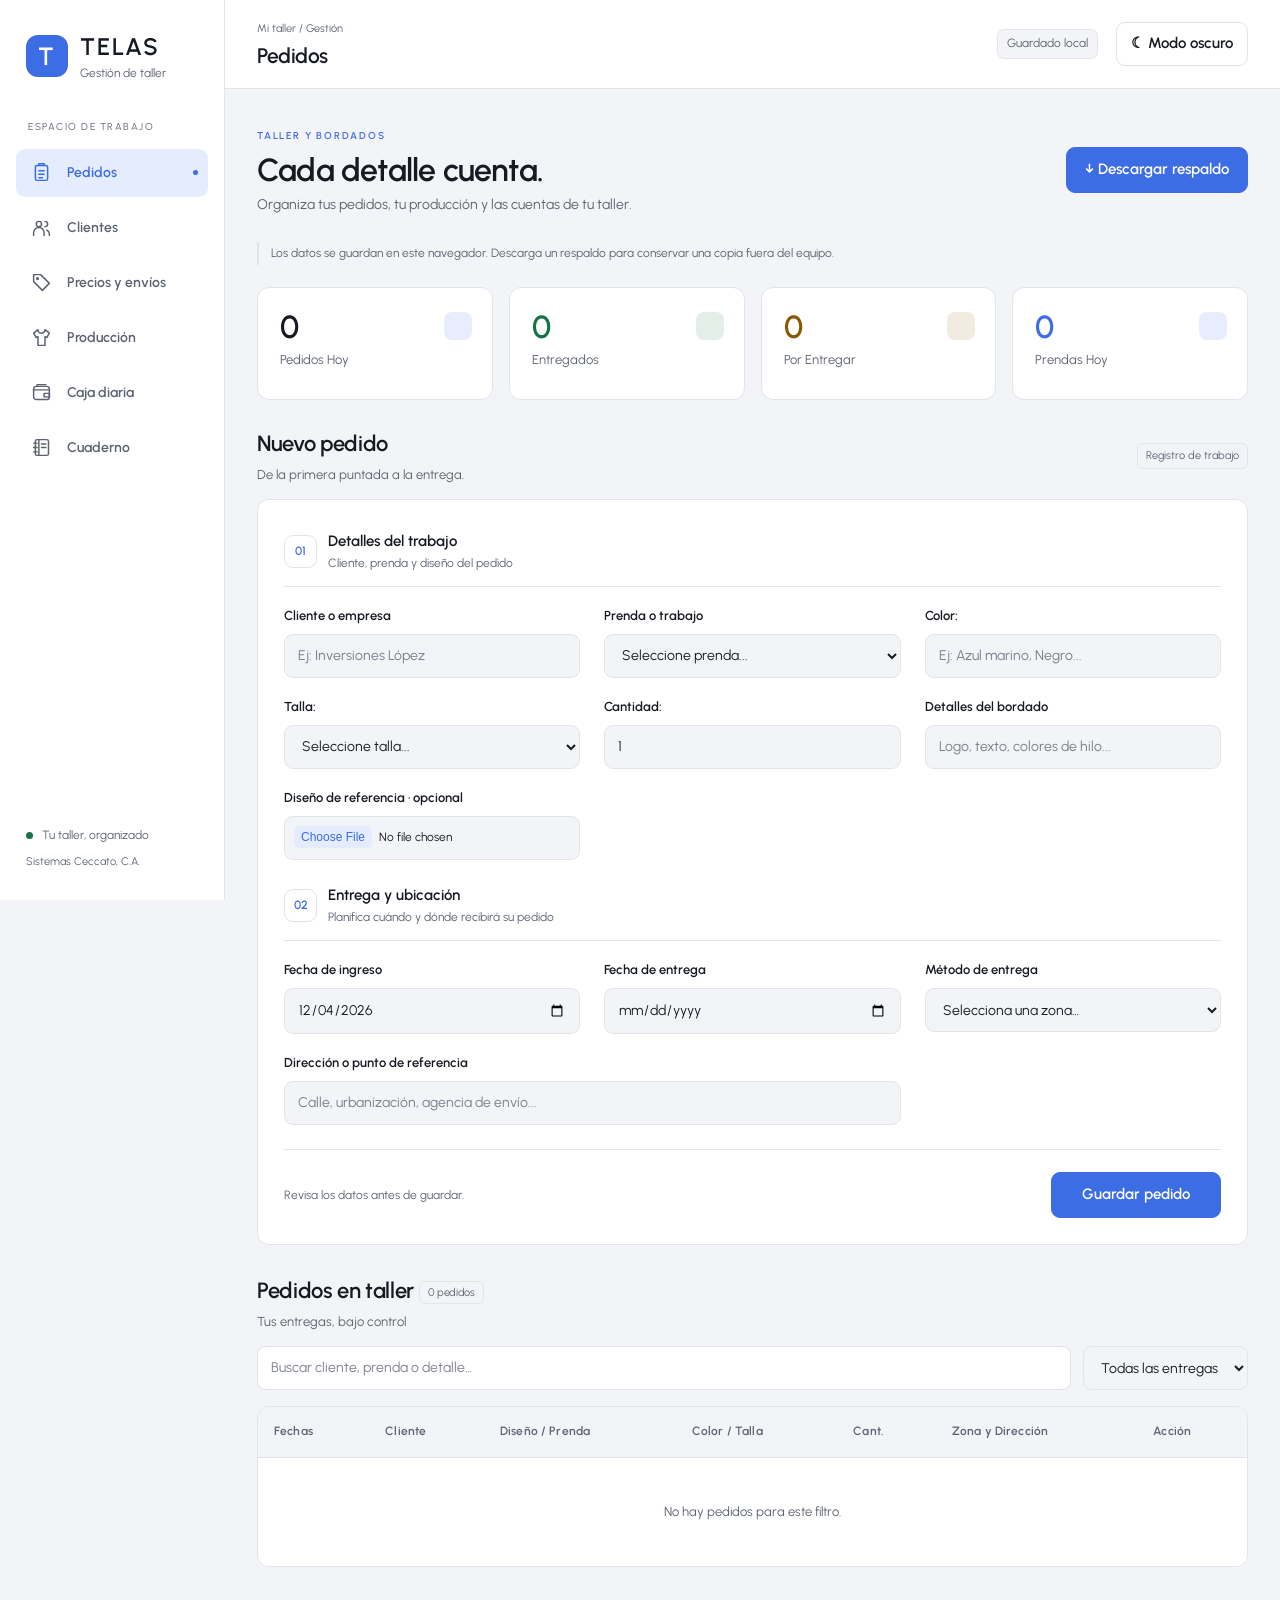
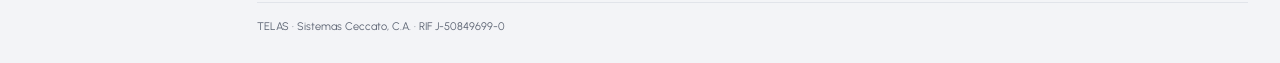
<file: index.html>
<!DOCTYPE html>
<html lang="es">
<head>
    <meta charset="UTF-8">
    <meta name="viewport" content="width=device-width, initial-scale=1.0">
    <title>TELAS · Gestión de taller</title>
    <link rel="stylesheet" href="style.css">
    <link rel="stylesheet" href="estilos/detalles.css">
</head>
<body><a class="saltar" href="#contenido">Ir al contenido</a>
    <div class="contenedor">
        <aside class="lateral">
            <a class="marca" href="index.html"><span class="isotipo">T</span><span>TELAS<small>Gestión de taller</small></span></a>
            <span class="etiqueta-menu">ESPACIO DE TRABAJO</span>
            <nav class="tabs" aria-label="Módulos">
                <button class="tab-btn active" data-titulo="Pedidos" onclick="cambiarTab('pedidos', this)"><span aria-hidden="true"><svg viewBox="0 0 24 24" fill="none" stroke="currentColor" stroke-width="1.7" stroke-linecap="round" stroke-linejoin="round"><rect x="5" y="4" width="14" height="17" rx="2"/><path d="M9 4V2h6v2M9 10h6M9 14h6M9 18h4"/></svg></span>Pedidos</button>
                <button class="tab-btn" data-titulo="Clientes" onclick="cambiarTab('clientes', this)"><span aria-hidden="true"><svg viewBox="0 0 24 24" fill="none" stroke="currentColor" stroke-width="1.7" stroke-linecap="round" stroke-linejoin="round"><circle cx="9" cy="8" r="3"/><path d="M3 21v-3a6 6 0 0 1 12 0v3M16 5a3 3 0 0 1 0 6M18 15a5 5 0 0 1 3 4v2"/></svg></span>Clientes</button>
                <button class="tab-btn" data-titulo="Precios y envíos" onclick="cambiarTab('precios', this)"><span aria-hidden="true"><svg viewBox="0 0 24 24" fill="none" stroke="currentColor" stroke-width="1.7" stroke-linecap="round" stroke-linejoin="round"><path d="M3 3h8l10 10-8 8L3 11Z"/><circle cx="7.5" cy="7.5" r="1"/></svg></span>Precios y envíos</button>
                <button class="tab-btn" data-titulo="Producción" onclick="cambiarTab('empleados', this)"><span aria-hidden="true"><svg viewBox="0 0 24 24" fill="none" stroke="currentColor" stroke-width="1.7" stroke-linecap="round" stroke-linejoin="round"><path d="m8 3-5 4 3 5 2-1v10h8V11l2 1 3-5-5-4a4 4 0 0 1-8 0Z"/></svg></span>Producción</button>
                <button class="tab-btn" data-titulo="Caja diaria" onclick="cambiarTab('caja', this)"><span aria-hidden="true"><svg viewBox="0 0 24 24" fill="none" stroke="currentColor" stroke-width="1.7" stroke-linecap="round" stroke-linejoin="round"><rect x="3" y="5" width="18" height="15" rx="3"/><path d="M3 9h18M15 13h6v4h-6zM7 5V3h10"/></svg></span>Caja diaria</button>
                <button class="tab-btn" data-titulo="Cuaderno" onclick="cambiarTab('notas', this)"><span aria-hidden="true"><svg viewBox="0 0 24 24" fill="none" stroke="currentColor" stroke-width="1.7" stroke-linecap="round" stroke-linejoin="round"><rect x="5" y="3" width="15" height="18" rx="2"/><path d="M9 3v18M3 7h4M3 12h4M3 17h4M12 8h5M12 12h5"/></svg></span>Cuaderno</button>
            </nav>
            <div class="pie-lateral"><span class="indicador"></span> Tu taller, organizado<small>Sistemas Ceccato, C.A.</small></div>
        </aside>
        <main id="contenido">
        <header class="barra-superior"><div><span class="ruta">Mi taller / Gestión</span><h1 id="titulo-pagina">Pedidos</h1></div><div class="herramientas"><span id="estado-db" class="badge-db">Abriendo almacenamiento…</span><button id="tema" onclick="alternarTema()">☾ Modo oscuro</button></div></header>
        <div class="contenido-interior">
        <div class="bienvenida"><div><span class="sobretitulo">TALLER Y BORDADOS</span><h2>Cada detalle cuenta.</h2><p>Organiza tus pedidos, tu producción y las cuentas de tu taller.</p></div><button class="btn-principal" id="exportar" onclick="exportarBaseDatos()">↓ Descargar respaldo</button></div>
        <div class="nota-local">Los datos se guardan en este navegador. Descarga un respaldo para conservar una copia fuera del equipo.</div>
        <div id="aviso" class="aviso" role="status" aria-live="polite" hidden></div>
        <header class="header-app">
            <!-- MINI PANEL DE ESTADÍSTICAS -->
            <div class="mini-stats">
                <div class="stat-box">
                    <span class="stat-num" id="stat-hoy">0</span>
                    <span class="stat-label">Pedidos Hoy</span>
                </div>
                <div class="stat-box stat-verde">
                    <span class="stat-num" id="stat-entregados">0</span>
                    <span class="stat-label">Entregados</span>
                </div>
                <div class="stat-box stat-naranja">
                    <span class="stat-num" id="stat-pendientes">0</span>
                    <span class="stat-label">Por Entregar</span>
                </div>
                <div class="stat-box stat-azul">
                    <span class="stat-num" id="stat-prendas-hoy">0</span>
                    <span class="stat-label">Prendas Hoy</span>
                </div>
            </div>
        </header>

        <!-- ================= SECCIÓN 1: AGENDA DE PEDIDOS ================= -->
        <section id="sec-pedidos" class="seccion activa">
            <div class="encabezado-seccion"><div><h2 id="titulo-formulario">Nuevo pedido</h2><p>De la primera puntada a la entrega.</p></div><span class="etiqueta">Registro de trabajo</span></div><form id="form-agenda"><div class="separador-formulario"><span>01</span><div>Detalles del trabajo<small>Cliente, prenda y diseño del pedido</small></div></div>
                <div class="grupo-input">
                    <label>Cliente o empresa</label>
                    <input type="text" id="cliente" list="sugerencias-clientes" placeholder="Ej: Inversiones López" required>
                    <datalist id="sugerencias-clientes"></datalist>
                </div>

                <div class="grupo-input">
                    <label>Prenda o trabajo</label>
                    <select id="prenda" required>
                        <option value="" disabled selected>Seleccione prenda...</option>
                        <option value="Franela">Franela</option>
                        <option value="Suéter">Suéter</option>
                        <option value="Sudaderas">Sudaderas</option>
                        <option value="Monos">Monos</option>
                        <option value="Bordado/Emblema">Bordado / Emblema</option>
                        <option value="Otro">Otro</option>
                    </select>
                </div>

                <div class="grupo-input">
                    <label>Color:</label>
                    <input type="text" id="color" placeholder="Ej: Azul marino, Negro..." required>
                </div>

                <div class="grupo-input">
                    <label>Talla:</label>
                    <select id="talla" required>
                        <option value="" disabled selected>Seleccione talla...</option>
                        <option value="4 al 16 (Niños)">4 al 16 (Niños)</option>
                        <option value="S">S</option>
                        <option value="M">M</option>
                        <option value="L">L</option>
                        <option value="XL">XL</option>
                        <option value="XXL">XXL</option>
                        <option value="Única">Única / No aplica</option>
                    </select>
                </div>

                <div class="grupo-input">
                    <label>Cantidad:</label>
                    <input type="number" id="cantidad" min="1" value="1" required>
                </div>

                <div class="grupo-input">
                    <label>Detalles del bordado</label>
                    <input type="text" id="detalles" placeholder="Logo, texto, colores de hilo..." required>
                </div>

                <div class="grupo-input">
                    <label>Diseño de referencia · opcional</label>
                    <input type="file" id="imagen" accept="image/png,image/jpeg,image/webp,image/gif">
                </div>

                <div class="separador-formulario"><span>02</span><div>Entrega y ubicación<small>Planifica cuándo y dónde recibirá su pedido</small></div></div>
                <div class="grupo-input">
                    <label>Fecha de ingreso</label>
                    <input type="date" id="fechaIngreso" required>
                </div>

                <div class="grupo-input">
                    <label>Fecha de entrega</label>
                    <input type="date" id="fechaEntrega" required>
                </div>

                <div class="grupo-input">
                    <label>Método de entrega</label>
                    <select id="zonaEnvio" required></select>
                </div>

                <div class="grupo-input span-2">
                    <label>Dirección o punto de referencia</label>
                    <input type="text" id="ubicacion" placeholder="Calle, urbanización, agencia de envío..." required>
                </div>

                <div class="pie-formulario span-3"><span>Revisa los datos antes de guardar.</span><button type="button" id="cancelar-pedido" onclick="cancelarPedido()" hidden>Cancelar edición</button><button type="submit" id="guardar-pedido" class="btn-principal">Guardar pedido</button></div>
            </form>

            <div class="encabezado-seccion"><div><h2>Pedidos en taller <span id="conteo-pedidos" class="etiqueta"></span></h2><p id="resumen-entregas">Tus entregas, bajo control</p></div></div>
            <div class="filtros"><input id="buscar-pedidos" type="search" aria-label="Buscar pedidos" placeholder="Buscar cliente, prenda o detalle…" oninput="Vista.pedidos()"><select id="filtro-entrega" aria-label="Filtrar por entrega" onchange="Vista.pedidos()"><option value="todos">Todas las entregas</option><option value="hoy">Para hoy</option><option value="atrasados">Atrasados</option></select></div>
            <div class="table-container">
                <table>
                    <thead>
                        <tr>
                            <th>Fechas</th>
                            <th>Cliente</th>
                            <th>Diseño / Prenda</th>
                            <th>Color / Talla</th>
                            <th>Cant.</th>
                            <th>Zona y Dirección</th>
                            <th>Acción</th>
                        </tr>
                    </thead>
                    <tbody id="lista-agenda"></tbody>
                </table>
            </div>
        </section>

        <!-- ================= SECCIÓN 2: BASE DE DATOS DE CLIENTES ================= -->
        <section id="sec-clientes" class="seccion">
            <div class="caja-precio">
                <div>
                    <div>
                        <h2>Historial de clientes</h2>
                        <p>Todos los pedidos quedan guardados automáticamente bajo el nombre de cada cliente.</p>
                    </div>
                    <div>
                        <button class="btn-principal" onclick="exportarBaseDatos()">Descargar respaldo</button>
                        <label class="btn-principal">
                            Importar respaldo
                            <input type="file" id="importar-db" accept=".json" onchange="importarBaseDatos(event)">
                        </label>
                    </div>
                </div>

                <!-- Buscador por cliente -->
                <div>
                    <input type="text" id="buscador-cliente" placeholder="🔍 Escribe el nombre del cliente para filtrar sus pedidos..." oninput="renderizarBaseDatosClientes()">
                    <select id="filtro-estado-db" onchange="renderizarBaseDatosClientes()">
                        <option value="TODOS">Todos los estados</option>
                        <option value="PENDIENTE">Solo Pendientes</option>
                        <option value="ENTREGADO">Solo Entregados</option>
                    </select>
                </div>

                <div class="table-container">
                    <table>
                        <thead>
                            <tr>
                                <th>Cliente</th>
                                <th>Estado</th>
                                <th>Fecha Ingreso / Entrega</th>
                                <th>Prenda y Diseño</th>
                                <th>Color / Talla</th>
                                <th>Cant.</th>
                                <th>Ubicación / Envío</th><th>Acciones</th>
                            </tr>
                        </thead>
                        <tbody id="tabla-bd-clientes"></tbody>
                    </table>
                </div>
            </div>
        </section>

        <!-- ================= SECCIÓN 3: PRECIOS Y ENVÍOS ================= -->
        <section id="sec-precios" class="seccion">
            <div class="grid-precios">
                <div class="caja-precio">
                    <h2>Precios por Prenda y Talla</h2>
                    <form id="form-precios" class="form-mini">
                        <input type="text" id="p-prenda" placeholder="Prenda (Franela, Mono...)" required>
                        <input type="text" id="p-talla" placeholder="Talla (S-L, XL...)" required>
                        <input type="number" step="0.01" id="p-detal" placeholder="Precio Detal ($)" required>
                        <input type="number" step="0.01" id="p-mayor" placeholder="Precio Mayor ($)" required>
                        <button type="submit" class="btn-principal">Agregar Tarifa</button>
                    </form>
                    <table>
                        <thead>
                            <tr>
                                <th>Prenda</th>
                                <th>Talla</th>
                                <th>Detal ($)</th>
                                <th>Mayor ($)</th>
                                <th>Acciones</th>
                            </tr>
                        </thead>
                        <tbody id="tabla-precios"></tbody>
                    </table>
                </div>

                <div class="caja-precio">
                    <h2>Tarifas de Delivery y Envíos</h2>
                    <form id="form-envios" class="form-mini">
                        <input type="text" id="e-zona" placeholder="Zona / Agencia (Centro, MRW...)" required>
                        <input type="number" step="0.01" id="e-costo" placeholder="Costo ($)" required>
                        <button type="submit" class="btn-principal">Agregar Zona</button>
                    </form>
                    <table>
                        <thead>
                            <tr>
                                <th>Zona / Método</th>
                                <th>Costo ($)</th>
                                <th>Acciones</th>
                            </tr>
                        </thead>
                        <tbody id="tabla-envios"></tbody>
                    </table>
                </div>
            </div>
        </section>

        <!-- ================= SECCIÓN 4: EMPLEADOS Y COMISIONES ================= -->
        <section id="sec-empleados" class="seccion">
            <div class="caja-precio">
                <h2>Control de Producción y Comisiones de Empleados</h2>
                <form id="form-empleado-prod" class="form-mini">
                    <input type="date" id="emp-fecha" required>
                    <input type="text" id="emp-nombre" placeholder="Nombre del Empleado" required>
                    <select id="emp-prenda" required>
                        <option value="" disabled selected>Prenda...</option>
                        <option value="Franela">Franela</option>
                        <option value="Suéter">Suéter</option>
                        <option value="Sudaderas">Sudadera</option>
                        <option value="Monos">Mono</option>
                        <option value="Bordado/Emblema">Bordado / Emblema</option>
                    </select>
                    <input type="number" id="emp-cantidad" min="1" placeholder="Cant. hechas" required>
                    <input type="number" step="0.01" id="emp-comision" placeholder="Comisión unit. ($)" required>
                    <button type="submit" class="btn-principal">Registrar</button>
                </form>

                <table>
                    <thead>
                        <tr>
                            <th>Fecha</th>
                            <th>Empleado</th>
                            <th>Prenda</th>
                            <th>Cant. Hechas</th>
                            <th>Comisión Unit. ($)</th>
                            <th>Total a Pagar ($)</th>
                            <th>Acciones</th>
                        </tr>
                    </thead>
                    <tbody id="tabla-empleados"></tbody>
                </table>
            </div>
        </section>

        <!-- ================= SECCIÓN 5: CAJA E INGRESOS DIARIOS ================= -->
        <section id="sec-caja" class="seccion">
            <div class="caja-precio">
                <h2>Control de Ingresos de Dinero Diario (Caja)</h2>
                <form id="form-caja" class="form-mini">
                    <input type="date" id="caja-fecha" required>
                    <input type="text" id="caja-concepto" placeholder="Concepto (Venta, Anticipo...)" required>
                    <input type="number" step="0.01" id="caja-monto" placeholder="Monto ($)" required>
                    <button type="submit" class="btn-principal">Añadir Ingreso</button>
                </form>

                <div class="filtros"><label for="filtro-caja">Consultar fecha</label><input type="date" id="filtro-caja" onchange="Vista.caja()"><button onclick="document.getElementById('filtro-caja').value='';Vista.caja()">Ver todas</button></div><div class="resumen-caja">
                    <span id="periodo-caja">Ingresos del día</span> <span id="total-caja-txt">$0.00</span>
                </div>

                <table>
                    <thead>
                        <tr>
                            <th>Fecha</th>
                            <th>Concepto / Descripción</th>
                            <th>Monto ($)</th>
                            <th>Acciones</th>
                        </tr>
                    </thead>
                    <tbody id="tabla-caja"></tbody>
                </table>
            </div>
        </section>

        <!-- ================= SECCIÓN 6: CUADERNO DE NOTAS LIBRES ================= -->
        <section id="sec-notas" class="seccion">
            <div class="caja-precio">
                <h2>Cuaderno del taller</h2>
                <form id="form-nota">
                    <div>
                        <input type="text" id="nota-titulo" placeholder="Título de la nota" required>
                        <input type="date" id="nota-fecha" required>
                    </div>
                    <textarea id="nota-contenido" placeholder="Escribe aquí libremente lo que quieras..." rows="4" required></textarea>
                    <button type="submit" class="btn-principal">Guardar nota</button>
                </form>

                <div id="cuadricula-notas" class="grid-cuaderno"></div>
            </div>
        </section>
        <footer class="pie-app">TELAS · Sistemas Ceccato, C.A. · RIF J-50849699-0</footer></div></main>
    </div>

    <!-- Visor de imagen en pantalla completa -->
    <dialog id="visor-modal" class="modal" aria-label="Diseño del pedido">
        <button class="cerrar-modal" onclick="cerrarVisor()" aria-label="Cerrar imagen">×</button>
        <img class="modal-contenido" id="imagen-ampliada" alt="Diseño del pedido">
        <div id="texto-modal"></div>
    </dialog>

    <script src="js/dominio.js"></script>
    <script src="js/base-datos.js"></script>
    <script src="js/vista.js"></script>
    <script src="app.js"></script>
</body>
</html>
</file>
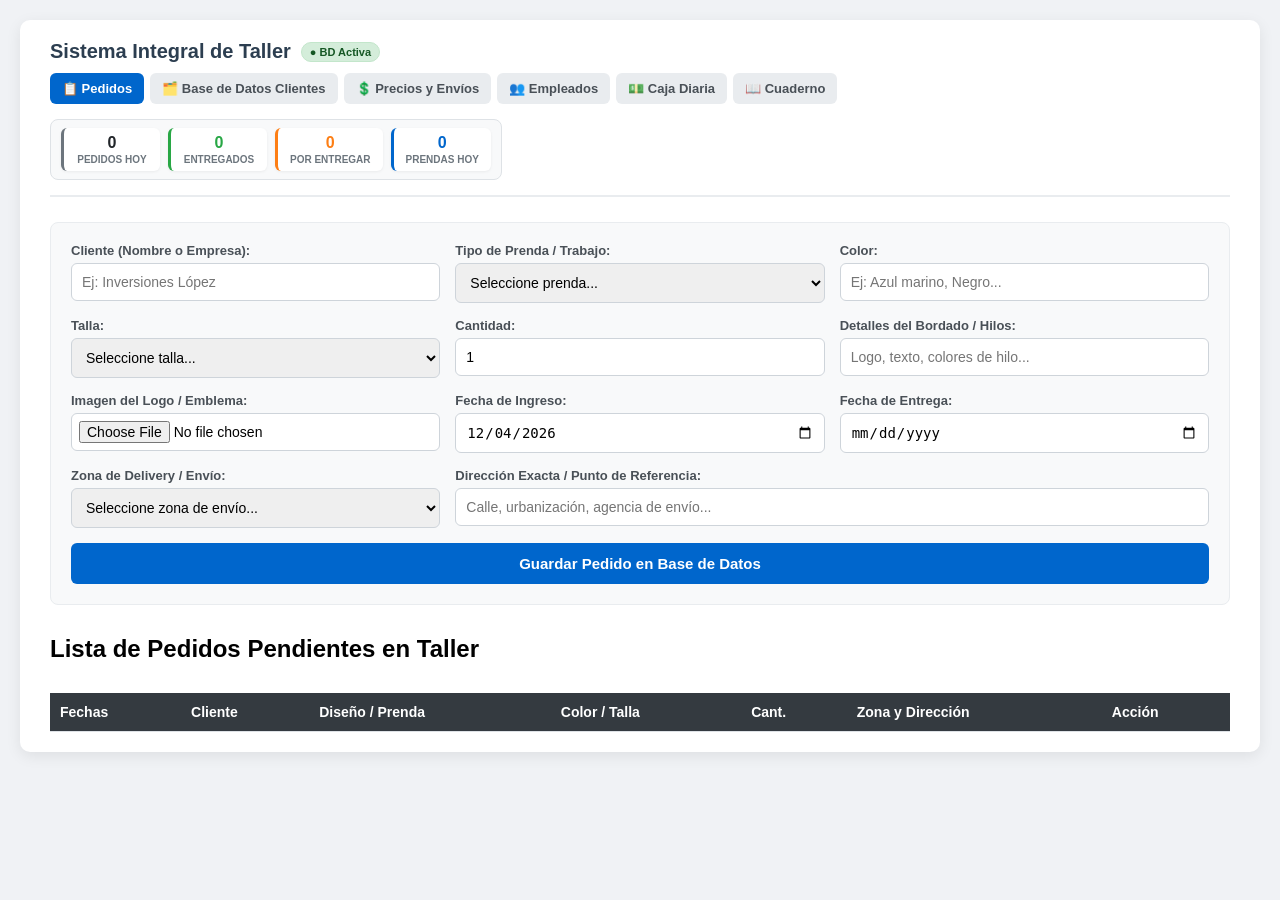
<file: respaldo_original/index.html>
<!DOCTYPE html>
<html lang="es">
<head>
    <meta charset="UTF-8">
    <meta name="viewport" content="width=device-width, initial-scale=1.0">
    <title>Sistema de Control con Base de Datos - Taller y Bordados</title>
    <link rel="stylesheet" href="style.css">
</head>
<body>
    <div class="contenedor">
        <header class="header-app">
            <div>
                <h1>Sistema Integral de Taller <span class="badge-db">● BD Activa</span></h1>
                <nav class="tabs" style="margin-top: 10px;">
                    <button class="tab-btn active" onclick="cambiarTab('pedidos', this)">📋 Pedidos</button>
                    <button class="tab-btn" onclick="cambiarTab('clientes', this)">🗂️ Base de Datos Clientes</button>
                    <button class="tab-btn" onclick="cambiarTab('precios', this)">💲 Precios y Envíos</button>
                    <button class="tab-btn" onclick="cambiarTab('empleados', this)">👥 Empleados</button>
                    <button class="tab-btn" onclick="cambiarTab('caja', this)">💵 Caja Diaria</button>
                    <button class="tab-btn" onclick="cambiarTab('notas', this)">📖 Cuaderno</button>
                </nav>
            </div>

            <!-- MINI PANEL DE ESTADÍSTICAS -->
            <div class="mini-stats">
                <div class="stat-box">
                    <span class="stat-num" id="stat-hoy">0</span>
                    <span class="stat-label">Pedidos Hoy</span>
                </div>
                <div class="stat-box stat-verde">
                    <span class="stat-num" id="stat-entregados">0</span>
                    <span class="stat-label">Entregados</span>
                </div>
                <div class="stat-box stat-naranja">
                    <span class="stat-num" id="stat-pendientes">0</span>
                    <span class="stat-label">Por Entregar</span>
                </div>
                <div class="stat-box stat-azul">
                    <span class="stat-num" id="stat-prendas-hoy">0</span>
                    <span class="stat-label">Prendas Hoy</span>
                </div>
            </div>
        </header>

        <!-- ================= SECCIÓN 1: AGENDA DE PEDIDOS ================= -->
        <section id="sec-pedidos" class="seccion activa">
            <form id="form-agenda">
                <div class="grupo-input">
                    <label>Cliente (Nombre o Empresa):</label>
                    <input type="text" id="cliente" list="sugerencias-clientes" placeholder="Ej: Inversiones López" required>
                    <datalist id="sugerencias-clientes"></datalist>
                </div>

                <div class="grupo-input">
                    <label>Tipo de Prenda / Trabajo:</label>
                    <select id="prenda" required>
                        <option value="" disabled selected>Seleccione prenda...</option>
                        <option value="Franela">Franela</option>
                        <option value="Suéter">Suéter</option>
                        <option value="Sudaderas">Sudaderas</option>
                        <option value="Monos">Monos</option>
                        <option value="Bordado/Emblema">Bordado / Emblema</option>
                        <option value="Otro">Otro</option>
                    </select>
                </div>

                <div class="grupo-input">
                    <label>Color:</label>
                    <input type="text" id="color" placeholder="Ej: Azul marino, Negro..." required>
                </div>

                <div class="grupo-input">
                    <label>Talla:</label>
                    <select id="talla" required>
                        <option value="" disabled selected>Seleccione talla...</option>
                        <option value="4 al 16 (Niños)">4 al 16 (Niños)</option>
                        <option value="S">S</option>
                        <option value="M">M</option>
                        <option value="L">L</option>
                        <option value="XL">XL</option>
                        <option value="XXL">XXL</option>
                        <option value="Única">Única / No aplica</option>
                    </select>
                </div>

                <div class="grupo-input">
                    <label>Cantidad:</label>
                    <input type="number" id="cantidad" min="1" value="1" required>
                </div>

                <div class="grupo-input">
                    <label>Detalles del Bordado / Hilos:</label>
                    <input type="text" id="detalles" placeholder="Logo, texto, colores de hilo..." required>
                </div>

                <div class="grupo-input">
                    <label>Imagen del Logo / Emblema:</label>
                    <input type="file" id="imagen" accept="image/*">
                </div>

                <div class="grupo-input">
                    <label>Fecha de Ingreso:</label>
                    <input type="date" id="fechaIngreso" required>
                </div>

                <div class="grupo-input">
                    <label>Fecha de Entrega:</label>
                    <input type="date" id="fechaEntrega" required>
                </div>

                <div class="grupo-input">
                    <label>Zona de Delivery / Envío:</label>
                    <select id="zonaEnvio" required></select>
                </div>

                <div class="grupo-input span-2">
                    <label>Dirección Exacta / Punto de Referencia:</label>
                    <input type="text" id="ubicacion" placeholder="Calle, urbanización, agencia de envío..." required>
                </div>

                <button type="submit" class="btn-principal span-3">Guardar Pedido en Base de Datos</button>
            </form>

            <h2>Lista de Pedidos Pendientes en Taller</h2>
            <div class="table-container">
                <table>
                    <thead>
                        <tr>
                            <th>Fechas</th>
                            <th>Cliente</th>
                            <th>Diseño / Prenda</th>
                            <th>Color / Talla</th>
                            <th>Cant.</th>
                            <th>Zona y Dirección</th>
                            <th>Acción</th>
                        </tr>
                    </thead>
                    <tbody id="lista-agenda"></tbody>
                </table>
            </div>
        </section>

        <!-- ================= SECCIÓN 2: BASE DE DATOS DE CLIENTES ================= -->
        <section id="sec-clientes" class="seccion">
            <div class="caja-precio">
                <div style="display: flex; justify-content: space-between; align-items: center; flex-wrap: wrap; gap: 10px; margin-bottom: 15px;">
                    <div>
                        <h2 style="text-align: left; margin-bottom: 4px;">🗂️ Historial Completo y Base de Datos por Cliente</h2>
                        <p style="font-size: 13px; color: #666; margin: 0;">Todos los pedidos quedan guardados automáticamente bajo el nombre de cada cliente.</p>
                    </div>
                    <div style="display: flex; gap: 8px;">
                        <button class="btn-principal" style="background-color: #28a745; padding: 8px 14px; font-size: 13px;" onclick="exportarBaseDatos()">💾 Descargar Respaldo (BD)</button>
                        <label class="btn-principal" style="background-color: #6c757d; padding: 8px 14px; font-size: 13px; cursor: pointer;">
                            📂 Cargar Respaldo
                            <input type="file" id="importar-db" accept=".json" style="display: none;" onchange="importarBaseDatos(event)">
                        </label>
                    </div>
                </div>

                <!-- Buscador por cliente -->
                <div style="display: flex; gap: 10px; margin-bottom: 20px;">
                    <input type="text" id="buscador-cliente" placeholder="🔍 Escribe el nombre del cliente para filtrar sus pedidos..." style="flex: 1; border: 2px solid #0066cc;" oninput="renderizarBaseDatosClientes()">
                    <select id="filtro-estado-db" onchange="renderizarBaseDatosClientes()">
                        <option value="TODOS">Todos los estados</option>
                        <option value="PENDIENTE">Solo Pendientes</option>
                        <option value="ENTREGADO">Solo Entregados</option>
                    </select>
                </div>

                <div class="table-container">
                    <table>
                        <thead>
                            <tr>
                                <th>Cliente</th>
                                <th>Estado</th>
                                <th>Fecha Ingreso / Entrega</th>
                                <th>Prenda y Diseño</th>
                                <th>Color / Talla</th>
                                <th>Cant.</th>
                                <th>Ubicación / Envío</th>
                            </tr>
                        </thead>
                        <tbody id="tabla-bd-clientes"></tbody>
                    </table>
                </div>
            </div>
        </section>

        <!-- ================= SECCIÓN 3: PRECIOS Y ENVÍOS ================= -->
        <section id="sec-precios" class="seccion">
            <div class="grid-precios">
                <div class="caja-precio">
                    <h2>Precios por Prenda y Talla</h2>
                    <form id="form-precios" class="form-mini">
                        <input type="text" id="p-prenda" placeholder="Prenda (Franela, Mono...)" required>
                        <input type="text" id="p-talla" placeholder="Talla (S-L, XL...)" required>
                        <input type="number" step="0.01" id="p-detal" placeholder="Precio Detal ($)" required>
                        <input type="number" step="0.01" id="p-mayor" placeholder="Precio Mayor ($)" required>
                        <button type="submit" class="btn-principal">Agregar Tarifa</button>
                    </form>
                    <table>
                        <thead>
                            <tr>
                                <th>Prenda</th>
                                <th>Talla</th>
                                <th>Detal ($)</th>
                                <th>Mayor ($)</th>
                                <th>Acciones</th>
                            </tr>
                        </thead>
                        <tbody id="tabla-precios"></tbody>
                    </table>
                </div>

                <div class="caja-precio">
                    <h2>Tarifas de Delivery y Envíos</h2>
                    <form id="form-envios" class="form-mini">
                        <input type="text" id="e-zona" placeholder="Zona / Agencia (Centro, MRW...)" required>
                        <input type="number" step="0.01" id="e-costo" placeholder="Costo ($)" required>
                        <button type="submit" class="btn-principal">Agregar Zona</button>
                    </form>
                    <table>
                        <thead>
                            <tr>
                                <th>Zona / Método</th>
                                <th>Costo ($)</th>
                                <th>Acciones</th>
                            </tr>
                        </thead>
                        <tbody id="tabla-envios"></tbody>
                    </table>
                </div>
            </div>
        </section>

        <!-- ================= SECCIÓN 4: EMPLEADOS Y COMISIONES ================= -->
        <section id="sec-empleados" class="seccion">
            <div class="caja-precio" style="max-width: 950px; margin: 0 auto;">
                <h2>Control de Producción y Comisiones de Empleados</h2>
                <form id="form-empleado-prod" class="form-mini" style="margin-bottom: 20px;">
                    <input type="date" id="emp-fecha" required>
                    <input type="text" id="emp-nombre" placeholder="Nombre del Empleado" required>
                    <select id="emp-prenda" required>
                        <option value="" disabled selected>Prenda...</option>
                        <option value="Franela">Franela</option>
                        <option value="Suéter">Suéter</option>
                        <option value="Sudaderas">Sudadera</option>
                        <option value="Monos">Mono</option>
                        <option value="Bordado/Emblema">Bordado / Emblema</option>
                    </select>
                    <input type="number" id="emp-cantidad" min="1" placeholder="Cant. hechas" required>
                    <input type="number" step="0.01" id="emp-comision" placeholder="Comisión unit. ($)" required>
                    <button type="submit" class="btn-principal">Registrar</button>
                </form>

                <table>
                    <thead>
                        <tr>
                            <th>Fecha</th>
                            <th>Empleado</th>
                            <th>Prenda</th>
                            <th>Cant. Hechas</th>
                            <th>Comisión Unit. ($)</th>
                            <th>Total a Pagar ($)</th>
                            <th>Acciones</th>
                        </tr>
                    </thead>
                    <tbody id="tabla-empleados"></tbody>
                </table>
            </div>
        </section>

        <!-- ================= SECCIÓN 5: CAJA E INGRESOS DIARIOS ================= -->
        <section id="sec-caja" class="seccion">
            <div class="caja-precio" style="max-width: 900px; margin: 0 auto;">
                <h2>Control de Ingresos de Dinero Diario (Caja)</h2>
                <form id="form-caja" class="form-mini" style="margin-bottom: 20px;">
                    <input type="date" id="caja-fecha" required>
                    <input type="text" id="caja-concepto" placeholder="Concepto (Venta, Anticipo...)" required>
                    <input type="number" step="0.01" id="caja-monto" placeholder="Monto ($)" required>
                    <button type="submit" class="btn-principal">Añadir Ingreso</button>
                </form>

                <div class="resumen-caja" style="background: #e2e8f0; padding: 12px; border-radius: 6px; margin-bottom: 15px; font-weight: bold; text-align: center; font-size: 16px; color: #2c3e50;">
                    Total Ingresado en Caja: <span id="total-caja-txt" style="color: #0066cc;">$0.00</span>
                </div>

                <table>
                    <thead>
                        <tr>
                            <th>Fecha</th>
                            <th>Concepto / Descripción</th>
                            <th>Monto ($)</th>
                            <th>Acciones</th>
                        </tr>
                    </thead>
                    <tbody id="tabla-caja"></tbody>
                </table>
            </div>
        </section>

        <!-- ================= SECCIÓN 6: CUADERNO DE NOTAS LIBRES ================= -->
        <section id="sec-notas" class="seccion">
            <div class="caja-precio" style="max-width: 1000px; margin: 0 auto;">
                <h2>📖 Cuaderno de Notas Libres</h2>
                <form id="form-nota" style="background: #fff; padding: 15px; border-radius: 6px; border: 1px solid #ccc; margin-bottom: 20px;">
                    <div style="display: flex; gap: 10px; margin-bottom: 10px;">
                        <input type="text" id="nota-titulo" placeholder="Título de la nota" style="flex: 2;" required>
                        <input type="date" id="nota-fecha" style="flex: 1;" required>
                    </div>
                    <textarea id="nota-contenido" placeholder="Escribe aquí libremente lo que quieras..." rows="4" style="width: 100%; padding: 10px; border: 1px solid #ced4da; border-radius: 6px; font-family: inherit; font-size: 14px; resize: vertical;" required></textarea>
                    <button type="submit" class="btn-principal" style="margin-top: 10px; width: 100%;">Guardar Nota en el Cuaderno</button>
                </form>

                <div id="cuadricula-notas" class="grid-cuaderno"></div>
            </div>
        </section>
    </div>

    <!-- Visor de imagen en pantalla completa -->
    <div id="visor-modal" class="modal" onclick="cerrarVisor()">
        <span class="cerrar-modal">&times;</span>
        <img class="modal-contenido" id="imagen-ampliada">
        <div id="texto-modal"></div>
    </div>

    <script src="app.js"></script>
</body>
</html>
</file>
<file: style.css>
@font-face {
    font-family:Urbanist;
    src:url('assets/fuentes/Urbanist-Regular.ttf') format('truetype');
    font-weight:400;
    font-display:swap
}

@font-face {
    font-family:Urbanist;
    src:url('assets/fuentes/Urbanist-SemiBold.ttf') format('truetype');
    font-weight:600 900;
    font-display:swap
}

:root {
    color-scheme:light;
    --lienzo:#f3f4f7;
    --panel:#fff;
    --texto:#161a22;
    --suave:#5b6372;
    --filo:#e1e4ea;
    --azul:#3d6de4;
    --seleccion:#e4ecfd;
    --campo:#f3f4f7;
    --verde:#167149;
    --rojo:#b52940;
    --ambar:#8b5700
}

:root[data-tema=oscuro] {
    color-scheme:dark;
    --lienzo:#121418;
    --panel:#1b1f26;
    --texto:#eceef3;
    --suave:#9aa2b1;
    --filo:#2b303a;
    --azul:#86a6f5;
    --seleccion:#24324f;
    --campo:#22262e;
    --verde:#7fdbad;
    --rojo:#ff9aae;
    --ambar:#efc172
}

* {
    box-sizing:border-box
}
body {
    margin:0;
    background:var(--lienzo);
    color:var(--texto);
    font:15px/1.45 Urbanist,'Segoe UI',sans-serif
}
button,input,select,textarea {
    font:inherit
}
button,a,input,select,textarea {
    touch-action:manipulation
}
button {
    cursor:pointer;
    border:1px solid var(--filo);
    background:var(--panel);
    color:var(--texto);
    padding:10px 14px;
    border-radius:9px;
    font-weight:600;
    min-height:40px
}
button:hover {
    border-color:var(--azul);
    background:var(--seleccion)
}
button:disabled {
    cursor:wait;
    opacity:.55
}
button:focus-visible,a:focus-visible,input:focus-visible,select:focus-visible,textarea:focus-visible {
    outline:2px solid var(--azul);
    outline-offset:3px
}
[hidden] {
    display:none!important
}
h1,h2,h3,p {
    margin-top:0
}
h2 {
    font-size:20px;
    letter-spacing:-.35px;
    margin-bottom:6px
}
h3 {
    font-size:18px
}
p {
    color:var(--suave)
}
small {
    display:block;
    font-size:12px;
    color:var(--suave)
}
.contenedor {
    min-height:100vh
}
.lateral {
    width:225px;
    position:fixed;
    inset:0 auto 0 0;
    background:var(--panel);
    border-right:1px solid var(--filo);
    padding:30px 16px;
    display:flex;
    flex-direction:column
}
.marca {
    display:flex;
    gap:12px;
    align-items:center;
    color:var(--texto);
    text-decoration:none;
    font-size:24px;
    font-weight:700;
    padding:0 10px 38px;
    letter-spacing:2px
}
.marca small {
    letter-spacing:0;
    font-size:12px;
    font-weight:400
}
.isotipo {
    display:grid;
    place-items:center;
    width:42px;
    height:42px;
    border-radius:12px;
    background:#3d6de4;
    color:white;
    font-size:25px
}
.etiqueta-menu {
    font-size:10px;
    letter-spacing:1.5px;
    color:var(--suave);
    padding:0 12px 14px
}
.tabs {
    display:flex;
    flex-direction:column;
    gap:7px
}
.tab-btn {
    border:0;
    background:transparent;
    display:flex;
    align-items:center;
    gap:14px;
    text-align:left;
    font-size:14px;
    color:var(--suave);
    padding:13px 15px
}
.tab-btn span {
    font-size:21px;
    width:22px;
    text-align:center
}
.tab-btn.active {
    background:var(--seleccion);
    color:var(--azul)
}
.pie-lateral {
    margin-top:auto;
    font-size:12px;
    padding:24px 10px 0;
    color:var(--suave)
}
.pie-lateral small {
    margin-top:10px;
    font-size:11px
}
.indicador {
    display:inline-block;
    background:var(--verde);
    width:7px;
    height:7px;
    border-radius:50%;
    margin-right:6px
}
main {
    margin-left:225px;
    min-width:0
}
.barra-superior {
    min-height:87px;
    padding:17px 32px;
    background:var(--panel);
    border-bottom:1px solid var(--filo);
    display:flex;
    align-items:center;
    justify-content:space-between;
    gap:12px
}
.ruta {
    font-size:11px;
    color:var(--suave)
}
h1 {
    font-size:21px;
    margin:2px 0 0;
    letter-spacing:-.5px
}
.herramientas {
    display:flex;
    align-items:center;
    gap:18px
}
.badge-db {
    font-size:12px;
    color:var(--suave)
}
.contenido-interior {
    max-width:1540px;
    margin:auto;
    padding:28px 32px
}
.bienvenida {
    display:flex;
    align-items:center;
    justify-content:space-between;
    gap:20px;
    margin-bottom:16px
}
.sobretitulo {
    font-size:10px;
    letter-spacing:1.8px;
    color:var(--azul);
    font-weight:600
}
.bienvenida h2 {
    font-size:29px;
    letter-spacing:-.8px;
    margin-top:5px
}
.bienvenida p {
    margin:0;
    font-size:14px
}
.nota-local {
    font-size:12px;
    color:var(--suave);
    margin-bottom:22px
}
.mini-stats {
    display:grid;
    grid-template-columns:repeat(4,1fr);
    gap:16px;
    margin:0 0 28px
}
.stat-box {
    border:1px solid var(--filo);
    border-radius:12px;
    background:var(--panel);
    padding:19px 22px;
    display:flex;
    flex-direction:column;
    gap:6px;
    position:relative
}
.stat-box:after {
    content:'';
    position:absolute;
    right:20px;
    top:24px;
    width:9px;
    height:9px;
    background:var(--azul);
    border-radius:3px
}
.stat-verde:after {
    background:var(--verde)
}
.stat-naranja:after {
    background:var(--ambar)
}
.stat-num {
    font-size:29px;
    font-weight:600;
    line-height:1.1;
    font-variant-numeric:tabular-nums
}
.stat-label {
    font-size:12px;
    color:var(--suave)
}
.seccion {
    display:none
}
.seccion.activa {
    display:block
}
.encabezado-seccion {
    display:flex;
    justify-content:space-between;
    align-items:center;
    margin:22px 0 14px;
    gap:12px
}
.encabezado-seccion p {
    font-size:13px;
    margin:0
}
.etiqueta {
    font-size:11px;
    color:var(--suave);
    border:1px solid var(--filo);
    border-radius:6px;
    padding:4px 8px;
    font-weight:400;
    vertical-align:middle
}
#form-agenda {
    display:grid;
    grid-template-columns:repeat(3,minmax(0,1fr));
    gap:19px 22px;
    padding:24px;
    background:var(--panel);
    border:1px solid var(--filo);
    border-radius:12px;
    margin-bottom:30px
}
.grupo-input,.campo-mini {
    display:flex;
    flex-direction:column;
    min-width:0;
    gap:7px
}
label {
    font-size:12px;
    font-weight:600;
    color:var(--suave)
}
input,select,textarea {
    width:100%;
    min-width:0;
    padding:11px 13px;
    border:1px solid transparent;
    border-radius:9px;
    background:var(--campo);
    color:var(--texto);
    font-size:14px
}
input::placeholder,textarea::placeholder {
    color:var(--suave);
    opacity:.8
}
input[type=file] {
    font-size:12px;
    padding:9px
}
input::file-selector-button {
    border:0;
    border-radius:5px;
    background:var(--seleccion);
    color:var(--azul);
    padding:4px 7px;
    margin-right:7px
}
textarea {
    resize:vertical
}
.span-2 {
    grid-column:span 2
}
.span-3 {
    grid-column:span 3
}
.pie-formulario {
    border-top:1px solid var(--filo);
    padding-top:18px;
    display:flex;
    gap:12px;
    justify-content:flex-end;
    align-items:center
}
.pie-formulario span {
    margin-right:auto;
    font-size:12px;
    color:var(--suave)
}
.btn-principal {
    background:#3d6de4;
    color:#fff;
    border:1px solid #3d6de4;
    display:inline-block;
    padding:11px 18px;
    border-radius:9px;
    font-weight:600;
    cursor:pointer
}
.btn-principal:hover {
    background:#2e56bc;
    color:white
}
.filtros {
    display:flex;
    gap:12px;
    align-items:center;
    flex-wrap:wrap;
    margin:14px 0
}
.filtros input[type=search] {
    flex:1;
    min-width:190px;
    background:var(--panel);
    border-color:var(--filo)
}
.filtros select,.filtros input[type=date] {
    width:auto
}
.table-container {
    overflow:auto;
    border:1px solid var(--filo);
    border-radius:12px;
    background:var(--panel)
}
table {
    width:100%;
    border-collapse:collapse;
    font-size:13px
}
th,td {
    padding:15px 14px;
    text-align:left;
    border-bottom:1px solid var(--filo);
    vertical-align:middle
}
th {
    color:var(--suave);
    background:var(--campo);
    font-weight:600;
    white-space:nowrap;
    font-size:11px
}
td {
    min-width:80px;
    overflow-wrap:anywhere
}
tr:last-child td {
    border-bottom:0
}
tbody tr:hover {
    background:var(--campo)
}
td strong {
    font-weight:600
}
td small {
    margin:4px 0;
    min-width:95px
}
.acciones {
    display:flex;
    gap:5px;
    flex-wrap:wrap;
    min-width:140px
}
.acciones button {
    font-size:11px;
    padding:6px 8px;
    min-height:32px
}
.btn-editar {
    color:var(--azul);
    background:var(--seleccion);
    border-color:transparent
}
.btn-eliminar {
    color:var(--rojo);
    background:transparent
}
.btn-completar {
    color:var(--verde)
}
.estado-entregado,.estado-pendiente {
    display:inline-block;
    font-size:10px;
    padding:4px 8px;
    border-radius:5px;
    background:var(--campo);
    white-space:nowrap
}
.estado-entregado {
    color:var(--verde)
}
.estado-pendiente {
    color:var(--ambar)
}
.diseno {
    display:flex;
    align-items:center;
    gap:10px;
    min-width:130px
}
.miniatura-logo {
    width:42px;
    height:42px;
    object-fit:cover;
    border-radius:8px;
    display:block
}
.boton-imagen {
    padding:0;
    border:0
}
.grid-precios {
    display:grid;
    grid-template-columns:1fr 1fr;
    gap:20px
}
.caja-precio {
    background:var(--panel);
    border:1px solid var(--filo);
    border-radius:12px;
    padding:24px;
    min-width:0
}
.caja-precio h2 {
    margin-bottom:18px
}
.form-mini {
    display:flex;
    flex-wrap:wrap;
    gap:14px;
    margin:20px 0;
    align-items:end
}
.campo-mini {
    flex:1;
    min-width:130px
}
.resumen-caja {
    display:flex;
    justify-content:space-between;
    align-items:center;
    padding:22px;
    background:var(--seleccion);
    border-radius:10px;
    margin:20px 0;
    color:var(--azul)
}
#total-caja-txt {
    font-size:30px;
    font-weight:600;
    font-variant-numeric:tabular-nums
}
.grid-cuaderno {
    display:grid;
    grid-template-columns:repeat(auto-fit,minmax(240px,1fr));
    gap:16px;
    margin-top:24px
}
.tarjeta-nota {
    border:1px solid var(--filo);
    border-top:3px solid var(--azul);
    border-radius:10px;
    padding:20px;
    overflow-wrap:anywhere
}
.tarjeta-nota p {
    white-space:pre-wrap
}
.tarjeta-nota h3 {
    margin:10px 0
}
.tarjeta-nota .acciones {
    justify-content:flex-end
}
#form-nota>div {
    display:flex;
    gap:14px;
    margin-bottom:14px
}
#form-nota>button {
    margin-top:14px
}
.vacio {
    text-align:center;
    padding:35px 20px;
    color:var(--suave);
    font-size:13px
}
.aviso {
    padding:12px 16px;
    border:1px solid var(--azul);
    border-radius:9px;
    background:var(--seleccion);
    color:var(--texto);
    margin-bottom:18px
}
.aviso.error {
    border-color:var(--rojo);
    color:var(--rojo);
    background:var(--panel)
}
.modal {
    max-width:90vw;
    max-height:90vh;
    background:var(--panel);
    color:var(--texto);
    border:1px solid var(--filo);
    border-radius:12px;
    padding:50px 24px 24px
}
.modal::backdrop {
    background:#000b
}
.modal-contenido {
    display:block;
    max-width:80vw;
    max-height:65vh;
    margin:auto
}
.cerrar-modal {
    position:absolute;
    top:6px;
    right:8px
}
#texto-modal {
    padding-top:15px;
    overflow-wrap:anywhere
}
.pie-app {
    font-size:11px;
    color:var(--suave);
    margin-top:35px;
    border-top:1px solid var(--filo);
    padding-top:16px
}
.saltar {
    position:fixed;
    top:-100px;
    left:12px;
    z-index:100;
    background:var(--panel);
    padding:12px;
    color:var(--azul)
}
.saltar:focus {
    top:10px
}

@media(min-width:1450px) {
    .contenido-interior {
    padding:32px 44px
}
#form-agenda {
    gap:22px 28px
}

}

@media(max-width:1100px) {
    .lateral {
    width:185px;
    padding:25px 10px
}
main {
    margin-left:185px
}
.contenido-interior {
    padding:24px
}
.grid-precios {
    grid-template-columns:1fr
}
.mini-stats {
    gap:10px
}
.stat-box {
    padding:16px
}
#form-agenda {
    grid-template-columns:repeat(2,minmax(0,1fr))
}
.span-3 {
    grid-column:span 2
}
.barra-superior {
    padding:16px 24px
}

}

@media(max-width:700px) {
    .lateral {
    position:static;
    width:100%;
    padding:14px;
    border-right:0;
    border-bottom:1px solid var(--filo)
}
.marca {
    padding:0 4px 14px;
    font-size:20px
}
.isotipo {
    width:34px;
    height:34px
}
.etiqueta-menu,.pie-lateral {
    display:none
}
.tabs {
    flex-direction:row;
    overflow-x:auto;
    gap:4px
}
.tab-btn {
    white-space:nowrap;
    padding:10px;
    font-size:12px;
    gap:6px
}
.tab-btn span {
    font-size:16px;
    width:17px
}
main {
    margin-left:0
}
.barra-superior {
    padding:14px 18px
}
.herramientas {
    gap:8px;
    flex-direction:column;
    align-items:flex-end
}
.herramientas button {
    font-size:12px;
    min-height:32px;
    padding:5px 9px
}
.badge-db {
    font-size:10px
}
.contenido-interior {
    padding:20px 16px
}
.bienvenida {
    align-items:flex-start;
    flex-direction:column;
    gap:12px
}
.bienvenida h2 {
    font-size:26px
}
.bienvenida p {
    font-size:13px
}
.bienvenida button {
    font-size:12px
}
.mini-stats {
    grid-template-columns:1fr 1fr;
    margin-bottom:24px
}
.stat-num {
    font-size:26px
}
.stat-box {
    padding:16px
}
.stat-label {
    font-size:11px
}
.encabezado-seccion>.etiqueta {
    display:none
}
#form-agenda {
    padding:18px;
    grid-template-columns:1fr;
    gap:16px
}
.span-2,.span-3 {
    grid-column:span 1
}
.pie-formulario {
    flex-wrap:wrap
}
.pie-formulario span {
    width:100%
}
.pie-formulario .btn-principal {
    flex:1
}
.caja-precio {
    padding:16px
}
.caja-precio h2 {
    font-size:18px
}
input,select,textarea {
    font-size:16px
}
.form-mini .campo-mini {
    flex-basis:100%
}
.form-mini>button {
    width:100%
}
.filtros {
    gap:10px
}
.filtros select {
    flex:1
}
.encabezado-seccion h2 {
    font-size:19px
}
.resumen-caja {
    padding:16px;
    gap:12px
}
.resumen-caja>span:first-child {
    font-size:12px
}
#total-caja-txt {
    font-size:25px
}
#form-nota>div {
    flex-direction:column
}
#sec-clientes input,#sec-clientes select {
    margin:8px 0
}
.grid-cuaderno {
    grid-template-columns:1fr
}

}

@media print {
    .lateral,.barra-superior,form,.bienvenida button,.nota-local,.filtros,.acciones,.pie-formulario,.aviso,.saltar {
    display:none!important
}
main {
    margin:0
}
.contenido-interior {
    padding:0
}
.table-container {
    overflow:visible
}
body {
    background:white;
    color:black
}
.seccion.activa {
    display:block
}
.mini-stats {
    grid-template-columns:repeat(4,1fr)
}

}
</file>
<file: estilos/detalles.css>
﻿/* Refinamiento del material plano de Zupera: bordes, jerarquía y densidad. */
button { transition: background-color .15s, border-color .15s, color .15s; }
.tab-btn svg { width: 21px; height: 21px; display: block; }
.tab-btn { min-height: 48px; }
.tab-btn.active { font-weight: 700; position: relative; }
.tab-btn.active::after { content: ''; position: absolute; right: 10px; width: 5px; height: 5px; background: var(--azul); border-radius: 50%; }
.barra-superior { min-height: 78px; }
.bienvenida { padding: 7px 0 10px; }
.bienvenida h2 { font-size: 32px; line-height: 1.2; }
.nota-local { border-left: 2px solid var(--filo); padding: 3px 12px; max-width: 820px; }
.badge-db { border: 1px solid var(--filo); border-radius: 7px; padding: 5px 9px; background: var(--campo); }
.stat-box { min-height: 113px; padding: 22px; }
.stat-box:after { width: 28px; height: 28px; border-radius: 8px; opacity: .12; }
.stat-num { letter-spacing: -1px; font-size: 32px; }
.stat-label { font-size: 13px; }
.stat-verde .stat-num { color: var(--verde); }
.stat-naranja .stat-num { color: var(--ambar); }
.stat-azul .stat-num { color: var(--azul); }
.encabezado-seccion { margin-top: 28px; }
.encabezado-seccion h2 { font-size: 22px; }
#form-agenda { gap: 20px 24px; padding: 26px; }
.separador-formulario { grid-column: 1 / -1; display: flex; align-items: center; gap: 11px; font-weight: 600; padding: 5px 0 14px; border-bottom: 1px solid var(--filo); }
.separador-formulario > span { display: grid; place-items: center; width: 33px; height: 33px; border: 1px solid var(--filo); border-radius: 9px; color: var(--azul); font-size: 12px; }
.separador-formulario small { font-weight: 400; margin-top: 2px; }
.grupo-input { gap: 8px; }
label { color: var(--texto); font-size: 13px; }
input, select, textarea { border: 1px solid var(--filo); min-height: 44px; }
input:hover, select:hover, textarea:hover { border-color: var(--suave); }
input:focus, select:focus, textarea:focus { border-color: var(--azul); background: var(--panel); }
.pie-formulario { margin-top: 4px; padding-top: 22px; }
.pie-formulario .btn-principal { min-width: 170px; }
.table-container { margin-top: 16px; }
th { padding: 16px; font-size: 12px; letter-spacing: .15px; }
td { padding: 18px 16px; line-height: 1.55; }
td:first-child small { white-space: nowrap; }
.acciones { gap: 7px; }
.acciones button { min-height: 36px; padding: 7px 10px; font-size: 12px; }
.btn-eliminar { border-color: transparent; }
.btn-eliminar:hover { border-color: var(--rojo); }
.estado-entregado, .estado-pendiente { font-weight: 600; font-size: 11px; border: 1px solid var(--filo); }
.vacio { padding: 44px 22px; background: var(--panel); }
.caja-precio > h2 { border-bottom: 1px solid var(--filo); padding-bottom: 18px; }
#sec-clientes .caja-precio > div:first-child > div:last-child { display: flex; flex-wrap: wrap; gap: 8px; margin: 16px 0; }
#sec-clientes .caja-precio > div:nth-child(2) { display: flex; gap: 12px; margin: 18px 0; }
#buscador-cliente { flex: 1; }
#filtro-estado-db { width: 190px; }
#sec-clientes .btn-principal { background: var(--panel); color: var(--azul); border-color: var(--filo); font-size: 13px; }
.tarjeta-nota { background: var(--campo); border-top-width: 2px; }
.tarjeta-nota p { line-height: 1.7; }
.resumen-caja { border: 1px solid var(--filo); min-height: 96px; }
@media (max-width: 1100px) {
    #form-agenda { padding: 22px; }
    .stat-label { font-size: 12px; }
}
@media (max-width: 700px) {
    .lateral { padding: 16px 16px 12px; }
    .marca { padding-bottom: 16px; }
    .tabs { display: grid; grid-template-columns: repeat(3, minmax(0, 1fr)); gap: 6px; overflow: visible; }
    .tab-btn { justify-content: center; flex-direction: column; gap: 5px; padding: 9px 3px; font-size: 11px; min-height: 61px; border: 1px solid var(--filo); }
    .tab-btn span { width: 20px; }
    .tab-btn svg { width: 20px; height: 20px; }
    .tab-btn.active { border-color: var(--seleccion); }
    .tab-btn.active::after { display: none; }
    .barra-superior { min-height: 72px; padding: 12px 16px; }
    .ruta { font-size: 10px; }
    .bienvenida { gap: 14px; }
    .bienvenida h2 { font-size: 27px; }
    .bienvenida p { line-height: 1.6; }
    .nota-local { font-size: 11px; margin-bottom: 18px; }
    .mini-stats { gap: 10px; }
    .stat-box { min-height: 96px; padding: 17px; }
    .stat-num { font-size: 28px; }
    .stat-box:after { right: 15px; top: 17px; width: 24px; height: 24px; }
    .stat-label { font-size: 12px; }
    #form-agenda { padding: 18px 16px; gap: 18px; }
    .separador-formulario { font-size: 14px; gap: 10px; }
    .separador-formulario small { font-size: 11px; }
    .filtros { align-items: stretch; }
    .filtros input[type=search], .filtros select { flex-basis: 100%; width: 100%; }
    #sec-clientes .caja-precio > div:nth-child(2) { flex-direction: column; gap: 0; }
    #filtro-estado-db { width: 100%; }
    /* Cada registro conserva las etiquetas de sus columnas al pasar a tarjeta. */
    .table-container { border: 0; border-radius: 0; background: transparent; overflow: visible; }
    table, tbody { display: block; }
    thead { position: absolute; width: 1px; height: 1px; overflow: hidden; clip-path: inset(50%); }
    tbody tr { display: grid; grid-template-columns: 1fr 1fr; border: 1px solid var(--filo); border-radius: 12px; background: var(--panel); margin-bottom: 12px; padding: 6px 14px; }
    td { display: block; min-width: 0; padding: 12px 0; margin: 0 5px; border-bottom: 1px solid var(--filo) !important; }
    td::before { content: attr(data-etiqueta); display: block; font-size: 10px; color: var(--suave); font-weight: 600; margin-bottom: 5px; }
    td:has(.acciones), td:has(.diseno), td[colspan] { grid-column: 1 / -1; }
    td:has(.acciones) { border-bottom: 0 !important; }
    td:has(.acciones)::before, td[colspan]::before { display: none; }
    td[colspan] { border: 0 !important; margin: 0; padding: 24px 4px; }
    td:first-child small { white-space: normal; }
    td small { min-width: 0; }
    .acciones { justify-content: flex-end; min-width: 0; }
    .acciones button { min-height: 42px; }
    .diseno { min-width: 0; }
    .caja-precio { padding: 18px 14px; }
    #sec-caja tbody tr { grid-template-columns: 1fr; }
    #sec-caja td { grid-column: 1 / -1; }
    .resumen-caja { margin: 18px 0; }
}
@media (prefers-reduced-motion: reduce) { button { transition: none; } }
@media print { .separador-formulario { display: none; } }
</file>
<file: respaldo_original/style.css>
body {
    font-family: 'Segoe UI', Tahoma, Geneva, Verdana, sans-serif;
    background-color: #f0f2f5;
    margin: 0;
    padding: 20px;
}

.contenedor {
    max-width: 1320px;
    margin: 0 auto;
    background: white;
    padding: 20px 30px;
    border-radius: 10px;
    box-shadow: 0 4px 15px rgba(0,0,0,0.08);
}

.header-app {
    display: flex;
    justify-content: space-between;
    align-items: flex-start;
    flex-wrap: wrap;
    gap: 15px;
    border-bottom: 2px solid #e9ecef;
    padding-bottom: 15px;
    margin-bottom: 25px;
}

.header-app h1 {
    margin: 0;
    font-size: 20px;
    color: #2c3e50;
    display: flex;
    align-items: center;
    gap: 10px;
}

.badge-db {
    font-size: 11px;
    background: #d4edda;
    color: #155724;
    padding: 3px 8px;
    border-radius: 12px;
    border: 1px solid #c3e6cb;
}

/* Mini panel de estadísticas */
.mini-stats {
    display: flex;
    gap: 8px;
    background: #f8f9fa;
    padding: 8px 10px;
    border-radius: 8px;
    border: 1px solid #dee2e6;
}

.stat-box {
    display: flex;
    flex-direction: column;
    align-items: center;
    justify-content: center;
    background: white;
    padding: 6px 12px;
    border-radius: 6px;
    border-left: 3px solid #6c757d;
    box-shadow: 0 1px 3px rgba(0,0,0,0.06);
    min-width: 72px;
}

.stat-box.stat-verde { border-left-color: #28a745; }
.stat-box.stat-naranja { border-left-color: #fd7e14; }
.stat-box.stat-azul { border-left-color: #0066cc; }

.stat-num {
    font-size: 16px;
    font-weight: 800;
    color: #212529;
    line-height: 1.1;
}

.stat-verde .stat-num { color: #28a745; }
.stat-naranja .stat-num { color: #fd7e14; }
.stat-azul .stat-num { color: #0066cc; }

.stat-label {
    font-size: 10px;
    font-weight: 600;
    color: #6c757d;
    text-transform: uppercase;
    margin-top: 2px;
    text-align: center;
}

/* Pestañas */
.tabs {
    display: flex;
    gap: 6px;
    flex-wrap: wrap;
}

.tab-btn {
    padding: 8px 12px;
    border: none;
    background: #e9ecef;
    color: #495057;
    font-weight: bold;
    border-radius: 6px;
    cursor: pointer;
    font-size: 13px;
    transition: all 0.2s;
}

.tab-btn.active {
    background: #0066cc;
    color: white;
}

.seccion {
    display: none;
}

.seccion.activa {
    display: block;
}

/* Formularios */
#form-agenda {
    display: grid;
    grid-template-columns: repeat(3, 1fr);
    gap: 15px;
    margin-bottom: 30px;
    background: #f8f9fa;
    padding: 20px;
    border-radius: 8px;
    border: 1px solid #e9ecef;
}

.grupo-input {
    display: flex;
    flex-direction: column;
}

.grupo-input label {
    font-size: 13px;
    font-weight: 600;
    color: #495057;
    margin-bottom: 5px;
}

.span-2 { grid-column: span 2; }
.span-3 { grid-column: span 3; }

input, select, textarea {
    padding: 10px;
    border: 1px solid #ced4da;
    border-radius: 6px;
    font-size: 14px;
}

input[type="file"] {
    background: white;
    padding: 7px;
}

.btn-principal {
    background-color: #0066cc;
    color: white;
    border: none;
    padding: 12px;
    border-radius: 6px;
    cursor: pointer;
    font-weight: bold;
    font-size: 15px;
}

.btn-principal:hover {
    background-color: #004d99;
}

/* Tablas */
.table-container {
    overflow-x: auto;
}

table {
    width: 100%;
    border-collapse: collapse;
    margin-top: 10px;
    font-size: 14px;
}

th, td {
    padding: 11px 10px;
    text-align: left;
    border-bottom: 1px solid #dee2e6;
    vertical-align: middle;
}

th {
    background-color: #343a40;
    color: white;
}

tr:hover {
    background-color: #f8f9fa;
}

.badge-color {
    background: #e2e8f0;
    padding: 3px 8px;
    border-radius: 4px;
    font-weight: 600;
    font-size: 12px;
}

.estado-entregado {
    background: #d4edda;
    color: #155724;
    padding: 4px 8px;
    border-radius: 4px;
    font-weight: bold;
    font-size: 11px;
}

.estado-pendiente {
    background: #fff3cd;
    color: #856404;
    padding: 4px 8px;
    border-radius: 4px;
    font-weight: bold;
    font-size: 11px;
}

.miniatura-logo {
    width: 50px;
    height: 50px;
    object-fit: cover;
    border-radius: 6px;
    border: 2px solid #0066cc;
    cursor: pointer;
}

.grid-precios {
    display: grid;
    grid-template-columns: 1.3fr 1fr;
    gap: 25px;
}

.caja-precio {
    background: #f8f9fa;
    padding: 20px;
    border-radius: 8px;
    border: 1px solid #e9ecef;
}

.caja-precio h2 {
    margin-top: 0;
    font-size: 18px;
    color: #2c3e50;
}

.form-mini {
    display: flex;
    flex-wrap: wrap;
    gap: 8px;
    margin-bottom: 15px;
}

.form-mini input, .form-mini select {
    flex: 1;
    min-width: 110px;
}

.btn-editar {
    background-color: #f0ad4e;
    color: white;
    border: none;
    padding: 5px 9px;
    border-radius: 4px;
    cursor: pointer;
    font-size: 12px;
    margin-right: 4px;
}

.btn-completar {
    background-color: #28a745;
    color: white;
    border: none;
    padding: 6px 10px;
    border-radius: 4px;
    cursor: pointer;
    font-size: 12px;
    margin-right: 4px;
}

.btn-eliminar {
    background-color: #dc3545;
    color: white;
    border: none;
    padding: 5px 9px;
    border-radius: 4px;
    cursor: pointer;
    font-size: 12px;
}

.fechas-txt {
    font-size: 12px;
    color: #6c757d;
}

/* Estilo Cuaderno */
.grid-cuaderno {
    display: grid;
    grid-template-columns: repeat(auto-fill, minmax(280px, 1fr));
    gap: 15px;
    margin-top: 15px;
}

.tarjeta-nota {
    background-color: #fffdf0;
    border: 1px solid #e2d9b2;
    border-top: 5px solid #0066cc;
    padding: 15px;
    border-radius: 6px;
    box-shadow: 0 2px 5px rgba(0,0,0,0.05);
    background-image: linear-gradient(#f9f6e8 1px, transparent 1px), linear-gradient(90deg, #f9f6e8 1px, transparent 1px);
    background-size: 20px 20px;
}

.tarjeta-nota h3 {
    margin: 0 0 5px 0;
    font-size: 16px;
    color: #2c3e50;
}

.tarjeta-nota .fecha-nota {
    font-size: 11px;
    color: #8c8350;
    margin-bottom: 10px;
    display: block;
    font-weight: bold;
}

.tarjeta-nota p {
    font-size: 14px;
    color: #333;
    white-space: pre-wrap;
    margin-bottom: 15px;
    line-height: 1.4;
}

.acciones-nota {
    display: flex;
    justify-content: flex-end;
    gap: 5px;
}

/* Modal Imagen */
.modal {
    display: none;
    position: fixed;
    z-index: 1000;
    padding-top: 50px;
    left: 0;
    top: 0;
    width: 100%;
    height: 100%;
    background-color: rgba(0, 0, 0, 0.85);
    text-align: center;
}

.modal-contenido {
    margin: auto;
    display: block;
    max-width: 85%;
    max-height: 75vh;
    border-radius: 8px;
}

#texto-modal {
    color: #f1f1f1;
    padding: 15px 0;
    font-size: 16px;
}

.cerrar-modal {
    position: absolute;
    top: 15px;
    right: 35px;
    color: #f1f1f1;
    font-size: 40px;
    cursor: pointer;
}

@media (max-width: 900px) {
    .grid-precios, #form-agenda { grid-template-columns: 1fr; }
    .span-2, .span-3 { grid-column: span 1; }
}
</file>
